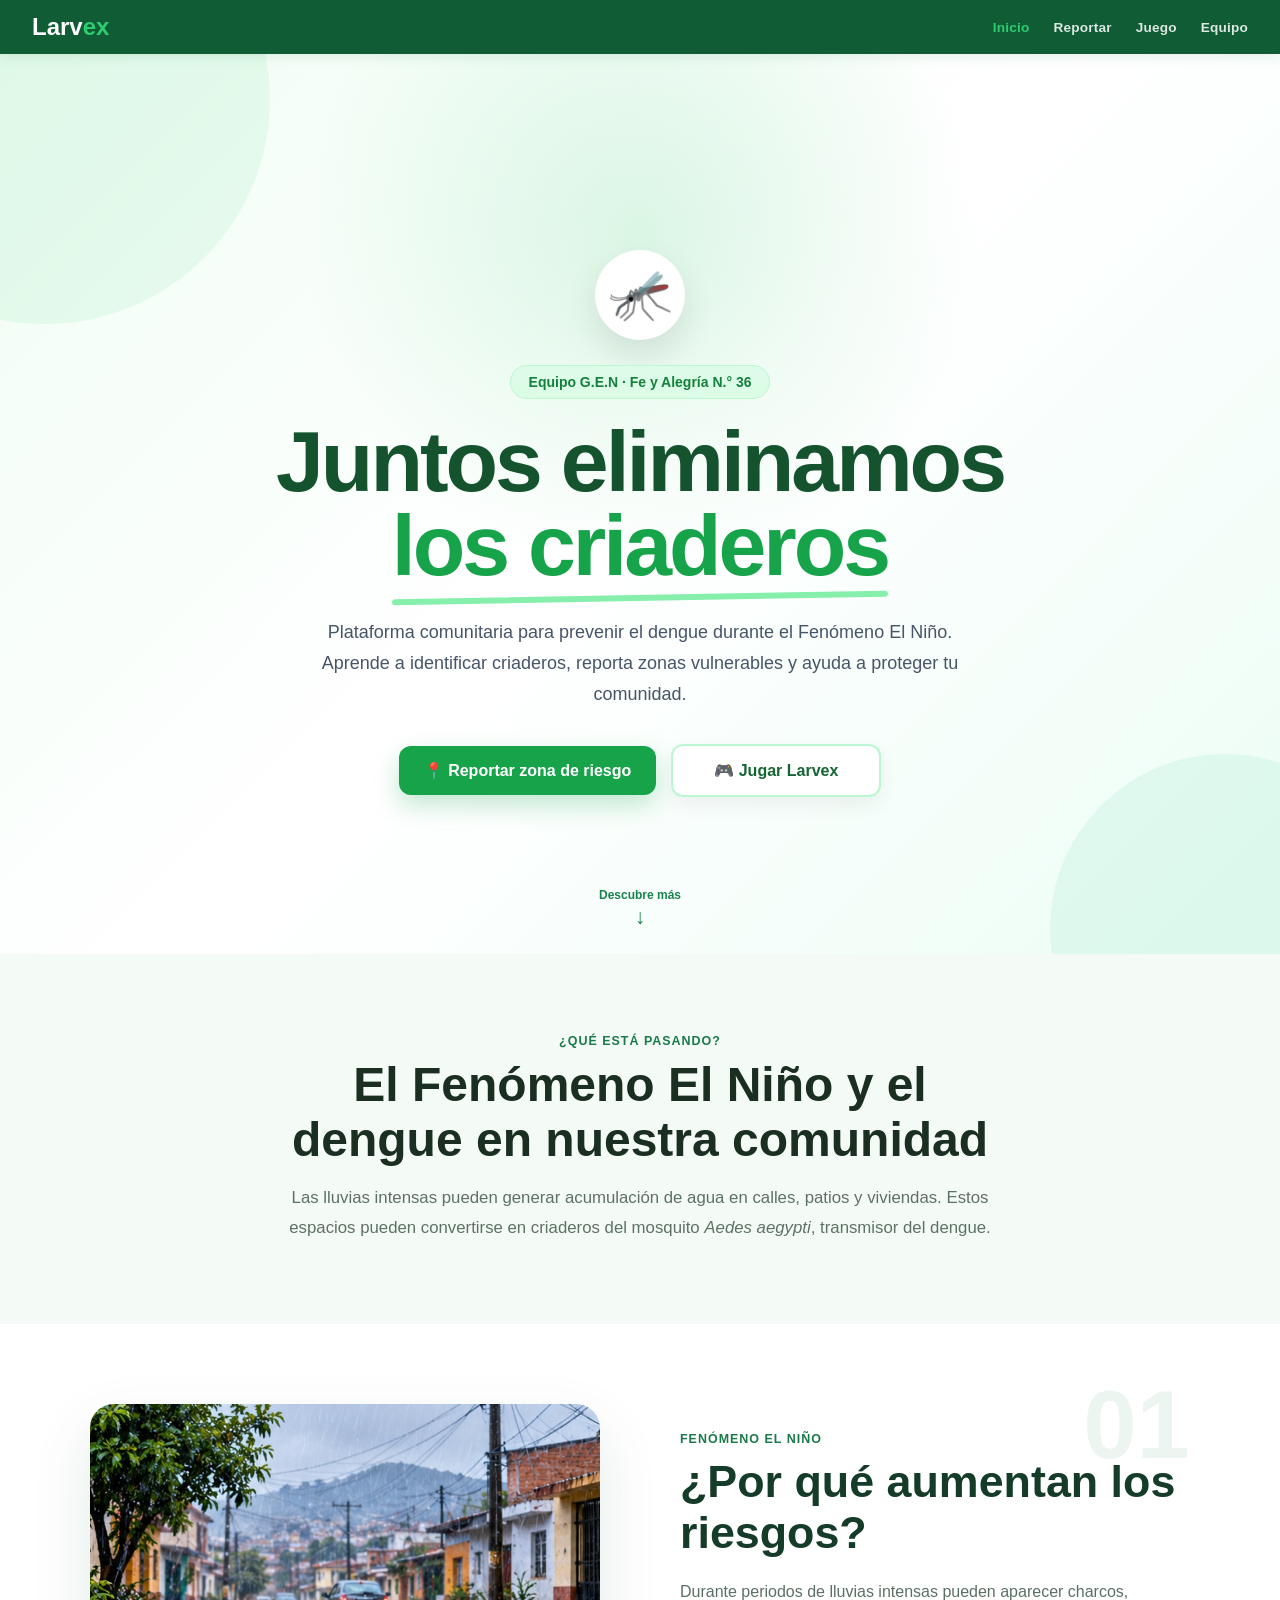
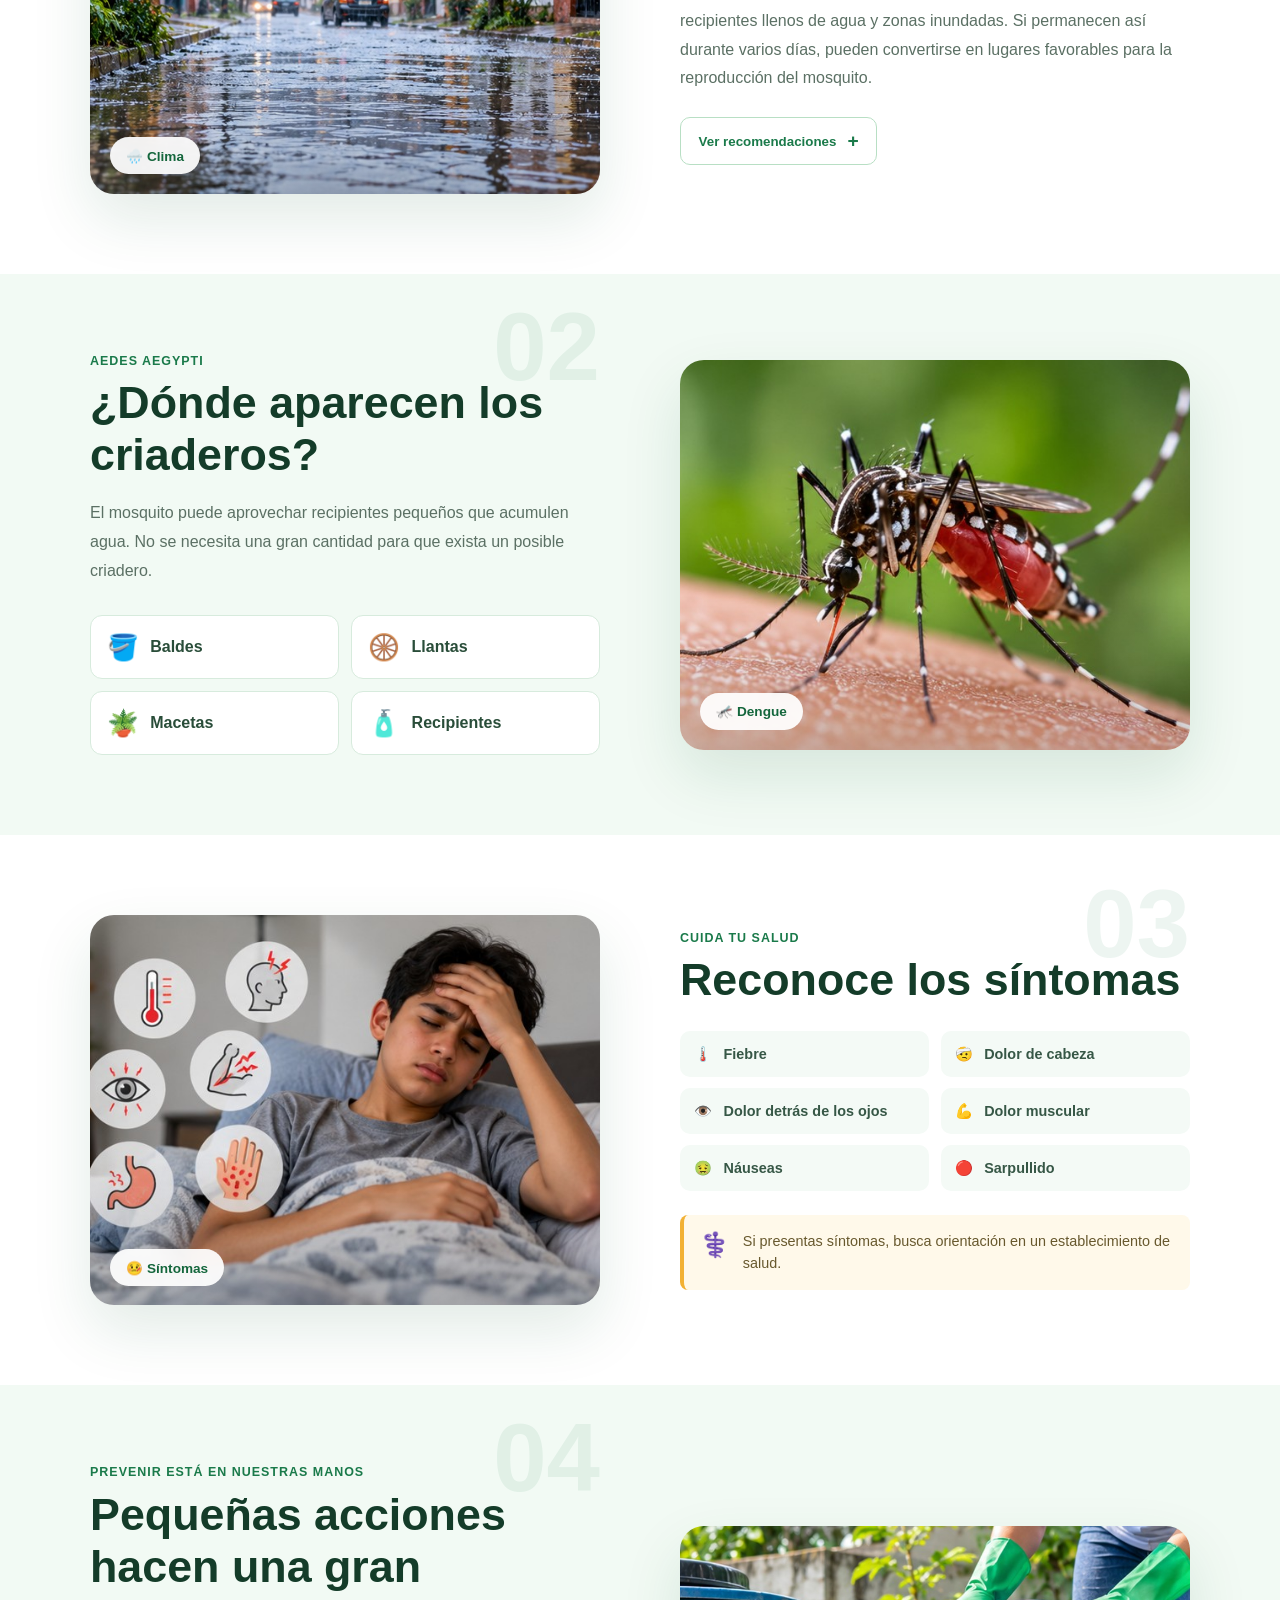
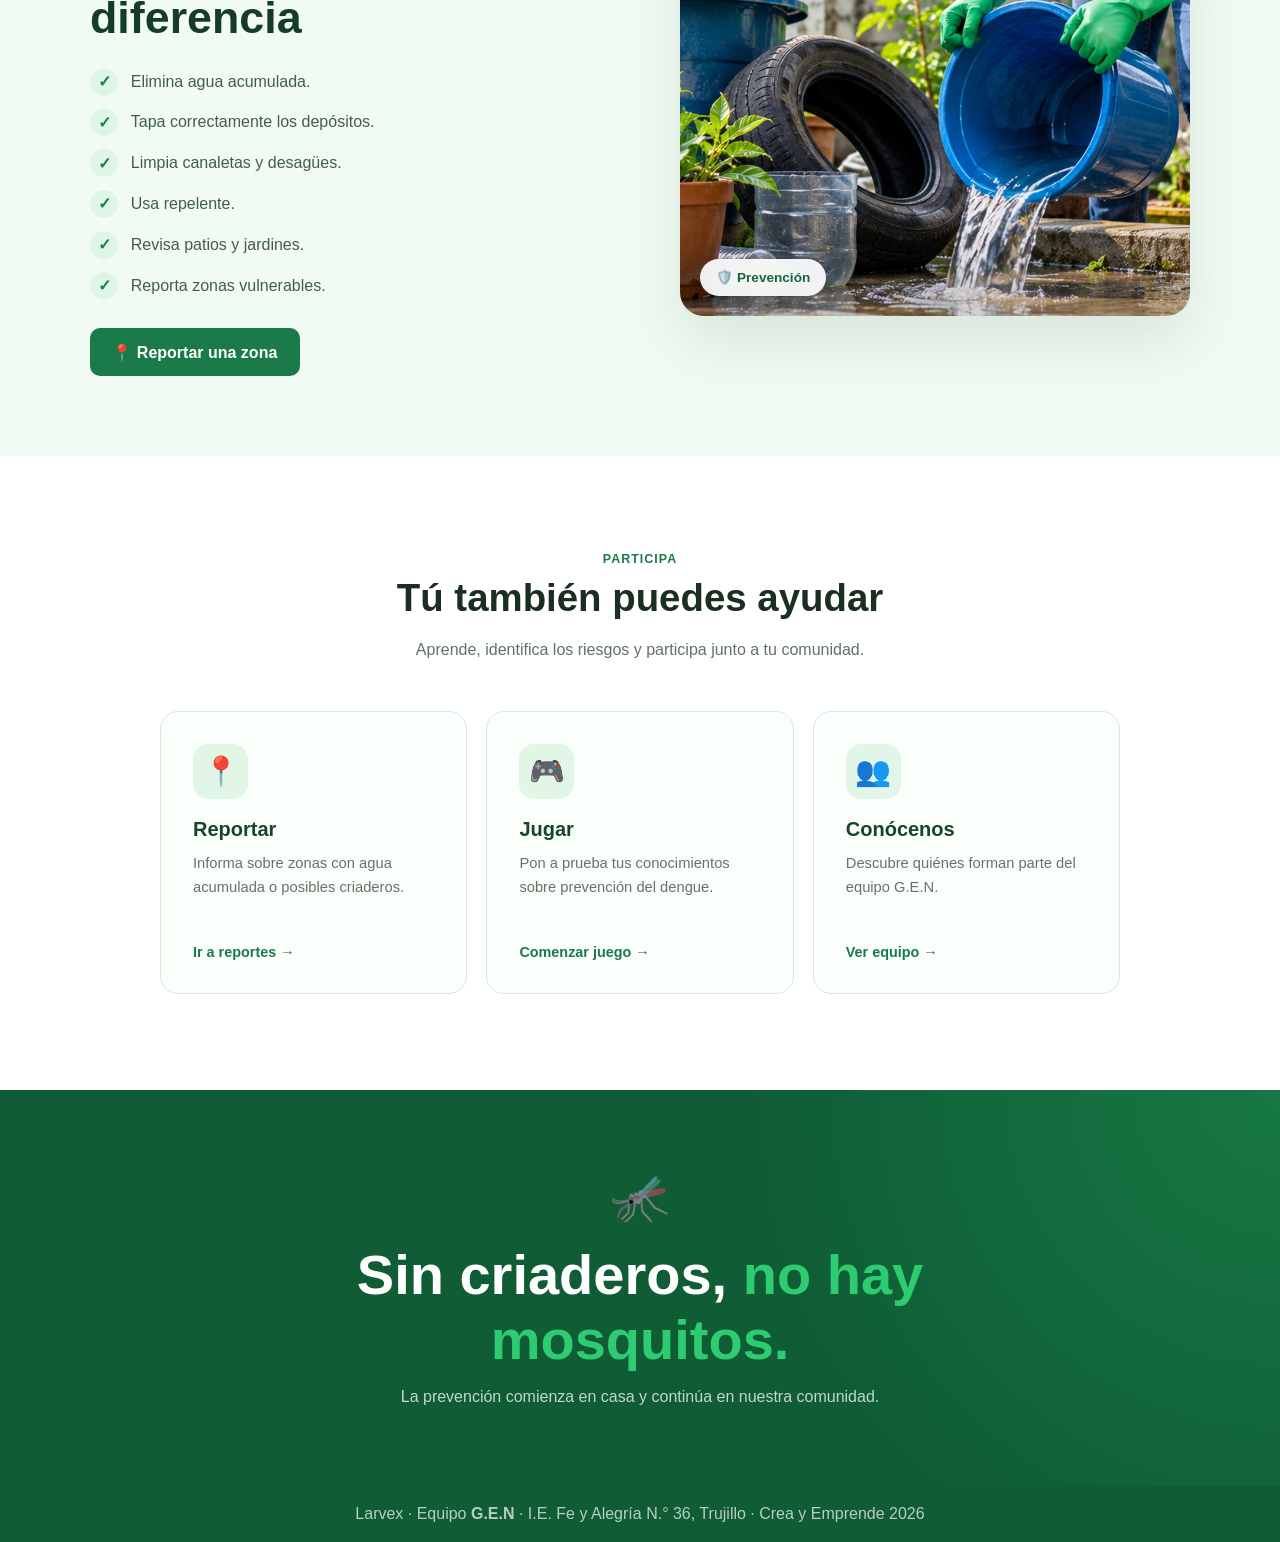
<file: index.html>
<!DOCTYPE html>
<html lang="es">

<head>

    <meta charset="UTF-8">

    <meta
        name="viewport"
        content="width=device-width, initial-scale=1.0"
    >

    <title>
        Larvex — Prevención del Dengue
    </title>

    <!-- ICONO DE LA PESTAÑA -->
    <link
        rel="icon"
        type="image/png"
        href="img/favicon.png"
    >

    <link
        rel="stylesheet"
        href="css/estilos.css"
    >

</head>

<body>

<!-- =====================================================
     NAVEGACIÓN
===================================================== -->

<nav>

    <div class="logo">
        Larv<span>ex</span>
    </div>

    <ul class="nav-links">

        <li>
            <a href="index.html" class="active">
                Inicio
            </a>
        </li>

        <li>
            <a href="reportar.html">
                Reportar
            </a>
        </li>

        <li>
            <a href="juego.html">
                Juego
            </a>
        </li>

        <li>
            <a href="equipo.html">
                Equipo
            </a>
        </li>

    </ul>

</nav>


<!-- =====================================================
     HERO
===================================================== -->

<section class="hero">

    <div class="mosquito-icon">
        🦟
    </div>

    <div class="hero-badge">
        Equipo G.E.N · Fe y Alegría N.° 36
    </div>

    <h1>
        Juntos eliminamos
        <br>
        <em>los criaderos</em>
    </h1>

    <p>
        Plataforma comunitaria para prevenir el dengue durante
        el Fenómeno El Niño. Aprende a identificar criaderos,
        reporta zonas vulnerables y ayuda a proteger tu comunidad.
    </p>

    <div class="hero-btns">

        <a
            href="reportar.html"
            class="btn btn-primary"
        >
            📍 Reportar zona de riesgo
        </a>

        <a
            href="juego.html"
            class="btn btn-secondary"
        >
            🎮 Jugar Larvex
        </a>

    </div>


    <a
        href="#informacion"
        class="scroll-indicator"
        aria-label="Ver más información"
    >
        <span>Descubre más</span>
        <div>↓</div>
    </a>

</section>


<!-- =====================================================
     INTRODUCCIÓN
===================================================== -->

<section
    class="inicio-intro"
    id="informacion"
>

    <div class="inicio-intro-container reveal">

        <p class="section-label">
            ¿Qué está pasando?
        </p>

        <h2>
            El Fenómeno El Niño y el dengue
            en nuestra comunidad
        </h2>

        <p>
            Las lluvias intensas pueden generar acumulación de
            agua en calles, patios y viviendas. Estos espacios
            pueden convertirse en criaderos del mosquito
            <em>Aedes aegypti</em>, transmisor del dengue.
        </p>

    </div>

</section>


<!-- =====================================================
     FILA 1
===================================================== -->

<section class="info-row-section">

    <div class="info-row reveal">

        <div class="info-row-image">

            <img
                src="img/fenomeno-nino.jpg"
                alt="Lluvias ocasionadas por el Fenómeno El Niño"
            >

            <div class="image-badge">
                🌧️ Clima
            </div>

        </div>


        <div class="info-row-content">

            <span class="info-number">
                01
            </span>

            <p class="section-label">
                Fenómeno El Niño
            </p>

            <h2>
                ¿Por qué aumentan los riesgos?
            </h2>

            <p>
                Durante periodos de lluvias intensas pueden aparecer
                charcos, recipientes llenos de agua y zonas inundadas.
                Si permanecen así durante varios días, pueden
                convertirse en lugares favorables para la reproducción
                del mosquito.
            </p>

            <button
                class="info-more-btn"
                onclick="toggleInfo(this)"
            >
                Ver recomendaciones
                <span>+</span>
            </button>

            <div class="info-extra">

                <ul>
                    <li>
                        Revisa patios y techos después de una lluvia.
                    </li>

                    <li>
                        Vacía recipientes que hayan acumulado agua.
                    </li>

                    <li>
                        Mantén limpios desagües y canaletas.
                    </li>
                </ul>

            </div>

        </div>

    </div>

</section>


<!-- =====================================================
     FILA 2
===================================================== -->

<section class="info-row-section alternate-bg">

    <div class="info-row info-row-reverse reveal">

        <div class="info-row-image">

            <img
                src="img/mosquito-aedes.jpg"
                alt="Mosquito Aedes aegypti"
            >

            <div class="image-badge">
                🦟 Dengue
            </div>

        </div>


        <div class="info-row-content">

            <span class="info-number">
                02
            </span>

            <p class="section-label">
                Aedes aegypti
            </p>

            <h2>
                ¿Dónde aparecen los criaderos?
            </h2>

            <p>
                El mosquito puede aprovechar recipientes pequeños
                que acumulen agua. No se necesita una gran cantidad
                para que exista un posible criadero.
            </p>


            <div class="mini-grid">

                <div class="mini-card">
                    <span>🪣</span>
                    <strong>Baldes</strong>
                </div>

                <div class="mini-card">
                    <span>🛞</span>
                    <strong>Llantas</strong>
                </div>

                <div class="mini-card">
                    <span>🪴</span>
                    <strong>Macetas</strong>
                </div>

                <div class="mini-card">
                    <span>🧴</span>
                    <strong>Recipientes</strong>
                </div>

            </div>

        </div>

    </div>

</section>


<!-- =====================================================
     FILA 3
===================================================== -->

<section class="info-row-section">

    <div class="info-row reveal">

        <div class="info-row-image">

            <img
                src="img/sintomas-dengue.jpg"
                alt="Persona con síntomas de dengue"
            >

            <div class="image-badge">
                🤒 Síntomas
            </div>

        </div>


        <div class="info-row-content">

            <span class="info-number">
                03
            </span>

            <p class="section-label">
                Cuida tu salud
            </p>

            <h2>
                Reconoce los síntomas
            </h2>


            <div class="symptoms-grid">

                <div class="symptom">
                    🌡️
                    <span>
                        Fiebre
                    </span>
                </div>

                <div class="symptom">
                    🤕
                    <span>
                        Dolor de cabeza
                    </span>
                </div>

                <div class="symptom">
                    👁️
                    <span>
                        Dolor detrás de los ojos
                    </span>
                </div>

                <div class="symptom">
                    💪
                    <span>
                        Dolor muscular
                    </span>
                </div>

                <div class="symptom">
                    🤢
                    <span>
                        Náuseas
                    </span>
                </div>

                <div class="symptom">
                    🔴
                    <span>
                        Sarpullido
                    </span>
                </div>

            </div>


            <div class="health-alert">

                <span>
                    ⚕️
                </span>

                <p>
                    Si presentas síntomas, busca orientación
                    en un establecimiento de salud.
                </p>

            </div>

        </div>

    </div>

</section>


<!-- =====================================================
     FILA 4
===================================================== -->

<section class="info-row-section alternate-bg">

    <div class="info-row info-row-reverse reveal">

        <div class="info-row-image">

            <img
                src="img/prevencion-dengue.jpg"
                alt="Prevención contra el dengue"
            >

            <div class="image-badge">
                🛡️ Prevención
            </div>

        </div>


        <div class="info-row-content">

            <span class="info-number">
                04
            </span>

            <p class="section-label">
                Prevenir está en nuestras manos
            </p>

            <h2>
                Pequeñas acciones hacen
                una gran diferencia
            </h2>


            <div class="check-list">

                <div>
                    <span>✓</span>
                    Elimina agua acumulada.
                </div>

                <div>
                    <span>✓</span>
                    Tapa correctamente los depósitos.
                </div>

                <div>
                    <span>✓</span>
                    Limpia canaletas y desagües.
                </div>

                <div>
                    <span>✓</span>
                    Usa repelente.
                </div>

                <div>
                    <span>✓</span>
                    Revisa patios y jardines.
                </div>

                <div>
                    <span>✓</span>
                    Reporta zonas vulnerables.
                </div>

            </div>


            <a
                href="reportar.html"
                class="btn-info-action"
            >
                📍 Reportar una zona
            </a>

        </div>

    </div>

</section>


<!-- =====================================================
     ACCIONES LARVEX
===================================================== -->

<section class="actions-section">

    <div class="container">

        <div class="actions-header reveal">

            <p class="section-label">
                Participa
            </p>

            <h2>
                Tú también puedes ayudar
            </h2>

            <p>
                Aprende, identifica los riesgos y participa
                junto a tu comunidad.
            </p>

        </div>


        <div class="actions-grid">

            <a
                href="reportar.html"
                class="action-card reveal"
            >

                <div class="action-icon">
                    📍
                </div>

                <h3>
                    Reportar
                </h3>

                <p>
                    Informa sobre zonas con agua acumulada
                    o posibles criaderos.
                </p>

                <span>
                    Ir a reportes →
                </span>

            </a>


            <a
                href="juego.html"
                class="action-card reveal"
            >

                <div class="action-icon">
                    🎮
                </div>

                <h3>
                    Jugar
                </h3>

                <p>
                    Pon a prueba tus conocimientos sobre
                    prevención del dengue.
                </p>

                <span>
                    Comenzar juego →
                </span>

            </a>


            <a
                href="equipo.html"
                class="action-card reveal"
            >

                <div class="action-icon">
                    👥
                </div>

                <h3>
                    Conócenos
                </h3>

                <p>
                    Descubre quiénes forman parte del
                    equipo G.E.N.
                </p>

                <span>
                    Ver equipo →
                </span>

            </a>

        </div>

    </div>

</section>


<!-- =====================================================
     FRASE FINAL
===================================================== -->

<section class="final-banner">

    <div class="reveal">

        <span>
            🦟
        </span>

        <h2>
            Sin criaderos,
            <strong>no hay mosquitos.</strong>
        </h2>

        <p>
            La prevención comienza en casa y continúa
            en nuestra comunidad.
        </p>

    </div>

</section>


<!-- =====================================================
     FOOTER
===================================================== -->

<footer>

    <p>
        Larvex · Equipo <strong>G.E.N</strong> ·
        I.E. Fe y Alegría N.° 36, Trujillo ·
        Crea y Emprende 2026
    </p>

</footer>


<script src="js/script.js"></script>

</body>

</html>
</file>
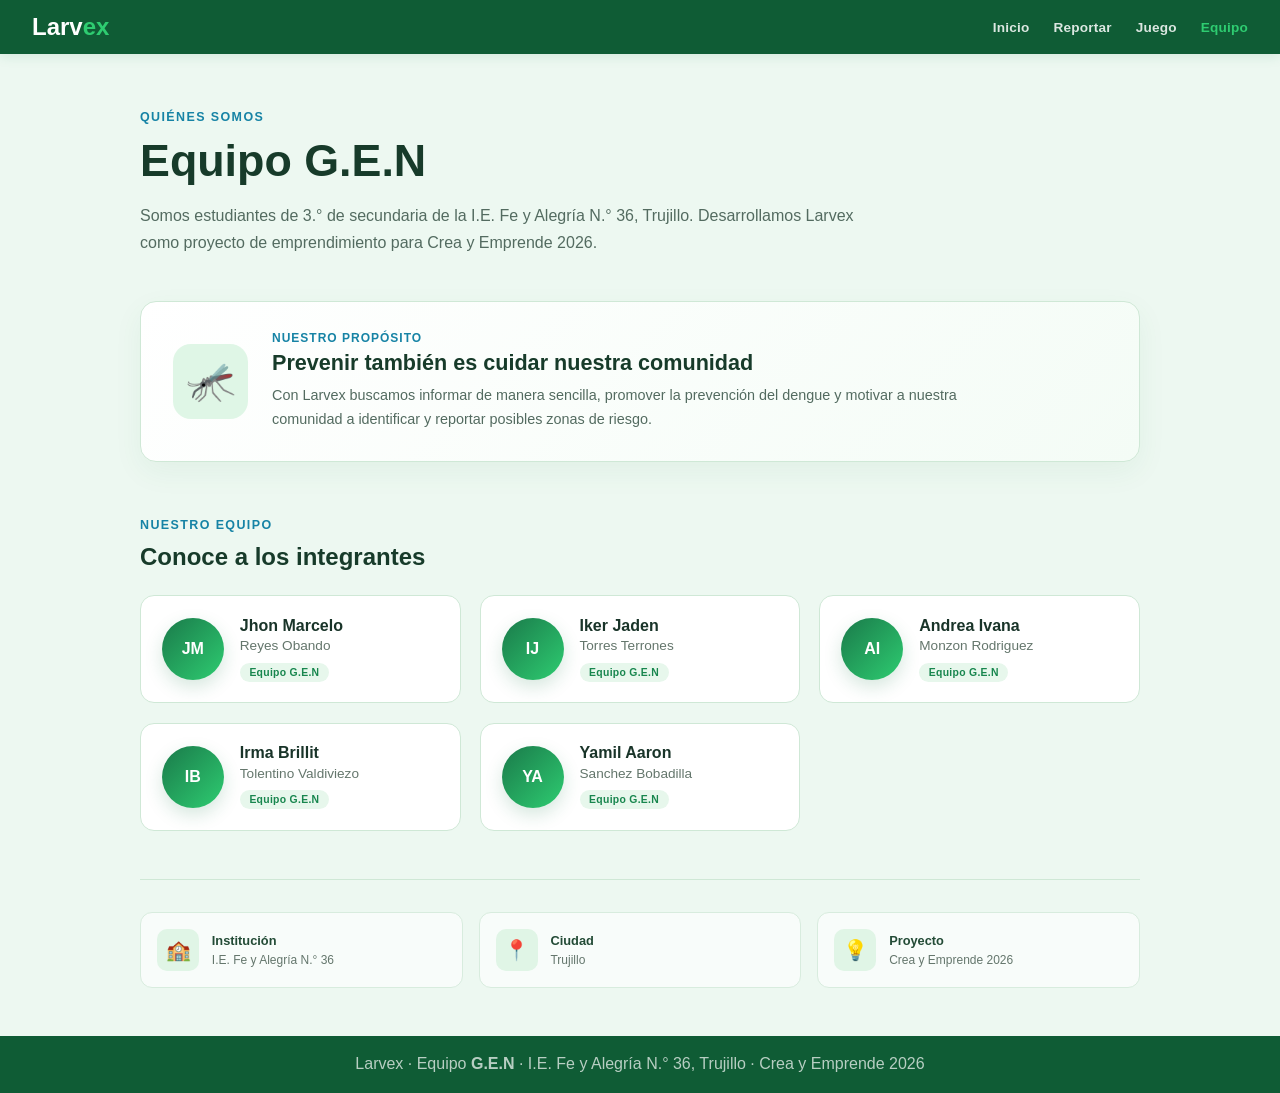
<file: equipo.html>
<!DOCTYPE html>
<html lang="es">

<head>

    <meta charset="UTF-8">

    <meta
        name="viewport"
        content="width=device-width, initial-scale=1.0"
    >

    <title>
        Larvex — Equipo
    </title>

    <!-- ICONO DE LA PESTAÑA -->
    <link
        rel="icon"
        type="image/png"
        href="img/favicon.png"
    >

    <link
        rel="stylesheet"
        href="css/estilos.css"
    >

</head>

<body class="pagina-equipo">

<!-- =====================================================
     NAVEGACIÓN
===================================================== -->

<nav>

    <div class="logo">
        Larv<span>ex</span>
    </div>

    <ul class="nav-links">

        <li>
            <a href="index.html">
                Inicio
            </a>
        </li>

        <li>
            <a href="reportar.html">
                Reportar
            </a>
        </li>

        <li>
            <a href="juego.html">
                Juego
            </a>
        </li>

        <li>
            <a href="equipo.html" class="active">
                Equipo
            </a>
        </li>

    </ul>

</nav>


<!-- =====================================================
     EQUIPO
===================================================== -->

<main id="equipo">

    <div class="container">

        <!-- CABECERA -->

        <div class="equipo-header">

            <p class="section-label">
                Quiénes somos
            </p>

            <h2>
                Equipo G.E.N
            </h2>

            <p class="lead">
                Somos estudiantes de 3.° de secundaria de la
                I.E. Fe y Alegría N.° 36, Trujillo.
                Desarrollamos Larvex como proyecto de emprendimiento
                para Crea y Emprende 2026.
            </p>

        </div>


        <!-- PRESENTACIÓN -->

        <div class="equipo-presentacion">

            <div class="equipo-presentacion-icon">
                🦟
            </div>

            <div>

                <span>
                    Nuestro propósito
                </span>

                <h3>
                    Prevenir también es cuidar nuestra comunidad
                </h3>

                <p>
                    Con Larvex buscamos informar de manera sencilla,
                    promover la prevención del dengue y motivar a
                    nuestra comunidad a identificar y reportar
                    posibles zonas de riesgo.
                </p>

            </div>

        </div>


        <!-- INTEGRANTES -->

        <div class="integrantes-header">

            <p class="section-label">
                Nuestro equipo
            </p>

            <h3>
                Conoce a los integrantes
            </h3>

        </div>


        <div class="equipo-grid">


            <!-- INTEGRANTE 1 -->

            <article class="miembro">

                <div class="avatar">
                    JM
                </div>

                <div class="miembro-info">

                    <h4>
                        Jhon Marcelo
                    </h4>

                    <p>
                        Reyes Obando
                    </p>

                    <span class="miembro-tag">
                        Equipo G.E.N
                    </span>

                </div>

            </article>


            <!-- INTEGRANTE 2 -->

            <article class="miembro">

                <div class="avatar">
                    IJ
                </div>

                <div class="miembro-info">

                    <h4>
                        Iker Jaden
                    </h4>

                    <p>
                        Torres Terrones
                    </p>

                    <span class="miembro-tag">
                        Equipo G.E.N
                    </span>

                </div>

            </article>


            <!-- INTEGRANTE 3 -->

            <article class="miembro">

                <div class="avatar">
                    AI
                </div>

                <div class="miembro-info">

                    <h4>
                        Andrea Ivana
                    </h4>

                    <p>
                        Monzon Rodriguez
                    </p>

                    <span class="miembro-tag">
                        Equipo G.E.N
                    </span>

                </div>

            </article>


            <!-- INTEGRANTE 4 -->

            <article class="miembro">

                <div class="avatar">
                    IB
                </div>

                <div class="miembro-info">

                    <h4>
                        Irma Brillit
                    </h4>

                    <p>
                        Tolentino Valdiviezo
                    </p>

                    <span class="miembro-tag">
                        Equipo G.E.N
                    </span>

                </div>

            </article>


            <!-- INTEGRANTE 5 -->

            <article class="miembro">

                <div class="avatar">
                    YA
                </div>

                <div class="miembro-info">

                    <h4>
                        Yamil Aaron
                    </h4>

                    <p>
                        Sanchez Bobadilla
                    </p>

                    <span class="miembro-tag">
                        Equipo G.E.N
                    </span>

                </div>

            </article>


        </div>


        <!-- PROYECTO -->

        <div class="proyecto-equipo">

            <div class="proyecto-item">

                <div class="proyecto-icon">
                    🏫
                </div>

                <div>
                    <strong>
                        Institución
                    </strong>

                    <span>
                        I.E. Fe y Alegría N.° 36
                    </span>
                </div>

            </div>


            <div class="proyecto-item">

                <div class="proyecto-icon">
                    📍
                </div>

                <div>
                    <strong>
                        Ciudad
                    </strong>

                    <span>
                        Trujillo
                    </span>
                </div>

            </div>


            <div class="proyecto-item">

                <div class="proyecto-icon">
                    💡
                </div>

                <div>
                    <strong>
                        Proyecto
                    </strong>

                    <span>
                        Crea y Emprende 2026
                    </span>
                </div>

            </div>

        </div>

    </div>

</main>


<!-- =====================================================
     FOOTER
===================================================== -->

<footer>

    <p>
        Larvex · Equipo <strong>G.E.N</strong> ·
        I.E. Fe y Alegría N.° 36, Trujillo ·
        Crea y Emprende 2026
    </p>

</footer>


<script src="js/script.js"></script>

</body>

</html>
</file>
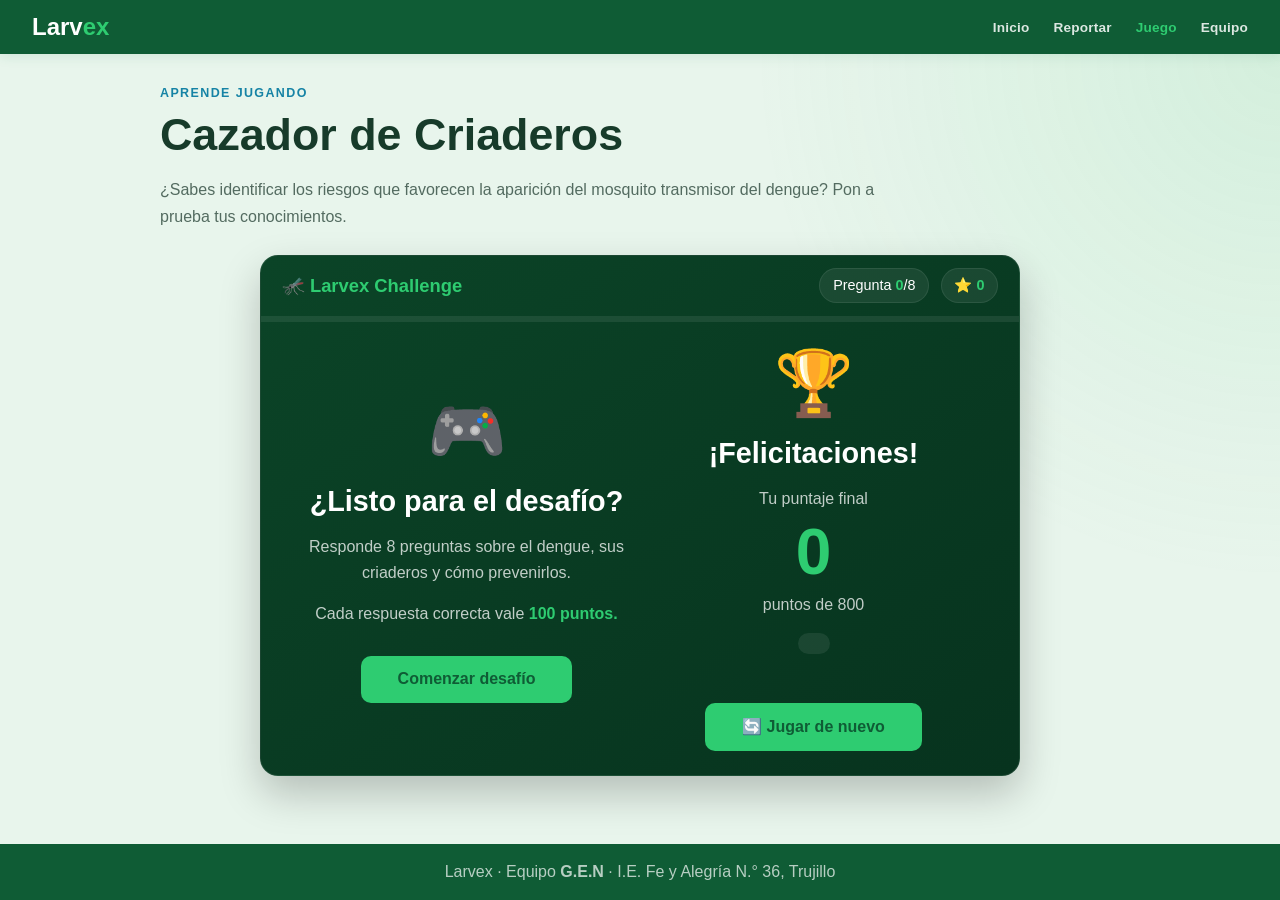
<file: juego.html>
<!DOCTYPE html>
<html lang="es">

<head>

    <meta charset="UTF-8">

    <meta
        name="viewport"
        content="width=device-width, initial-scale=1.0"
    >

    <title>
        Larvex — Juego
    </title>

    <!-- ICONO DE LA PESTAÑA -->
    <link
        rel="icon"
        type="image/png"
        href="img/favicon.png"
    >

    <link
        rel="stylesheet"
        href="css/estilos.css"
    >

</head>

<body>

<nav>
    <div class="logo">Larv<span>ex</span></div>

    <ul class="nav-links">
        <li><a href="index.html">Inicio</a></li>
        <li><a href="reportar.html">Reportar</a></li>
        <li><a href="juego.html" class="active">Juego</a></li>
        <li><a href="equipo.html">Equipo</a></li>
    </ul>
</nav>


<section id="juego">

    <div class="container">

        <p class="section-label">
            Aprende jugando
        </p>

        <h2>
            Cazador de Criaderos
        </h2>

        <p class="lead">
            ¿Sabes identificar los riesgos que favorecen la aparición del mosquito
            transmisor del dengue? Pon a prueba tus conocimientos.
        </p>


        <div class="game-container">

            <!-- ENCABEZADO -->

            <div class="game-header">

                <div class="game-title">
                    🦟 Larvex Challenge
                </div>

                <div class="game-stats">

                    <div class="stat">
                        Pregunta
                        <span id="num-pregunta">0</span>/8
                    </div>

                    <div class="stat">
                        ⭐
                        <span id="puntos">0</span>
                    </div>

                </div>

            </div>


            <!-- BARRA DE PROGRESO -->

            <div class="progress-container">
                <div
                    class="progress-bar"
                    id="progress-bar"
                ></div>
            </div>


            <div class="game-screen">

                <!-- INTRO -->

                <div
                    class="game-intro"
                    id="game-intro"
                >

                    <div class="game-emoji">
                        🎮
                    </div>

                    <h3>
                        ¿Listo para el desafío?
                    </h3>

                    <p>
                        Responde 8 preguntas sobre el dengue,
                        sus criaderos y cómo prevenirlos.
                    </p>

                    <p class="game-rule">
                        Cada respuesta correcta vale
                        <strong>100 puntos.</strong>
                    </p>

                    <button
                        class="btn-game"
                        onclick="iniciarJuego()"
                    >
                        Comenzar desafío
                    </button>

                </div>


                <!-- JUEGO -->

                <div
                    class="game-play"
                    id="game-play"
                >

                    <div class="question-number" id="question-label">
                        Pregunta 1
                    </div>

                    <div
                        class="game-pregunta"
                        id="pregunta-texto"
                    ></div>


                    <div
                        class="game-opciones"
                        id="opciones-container"
                    ></div>


                    <div
                        class="feedback"
                        id="feedback"
                    ></div>


                    <button
                        class="btn-next"
                        id="btn-next"
                        onclick="siguientePregunta()"
                    >
                        Siguiente →
                    </button>

                </div>


                <!-- FIN -->

                <div
                    class="game-fin"
                    id="game-fin"
                >

                    <div
                        class="game-emoji"
                        id="emoji-fin"
                    >
                        🏆
                    </div>

                    <h3 id="titulo-fin">
                        ¡Felicitaciones!
                    </h3>


                    <p class="resultado-label">
                        Tu puntaje final
                    </p>

                    <div
                        class="puntaje-final"
                        id="puntaje-fin"
                    >
                        0
                    </div>

                    <p>
                        puntos de 800
                    </p>


                    <div
                        class="resultado-correctas"
                        id="resultado-correctas"
                    ></div>


                    <p
                        class="comentario-fin"
                        id="comentario-fin"
                    ></p>


                    <button
                        class="btn-game"
                        onclick="reiniciarJuego()"
                    >
                        🔄 Jugar de nuevo
                    </button>

                </div>

            </div>

        </div>

    </div>

</section>


<footer>
    <p>
        Larvex · Equipo <strong>G.E.N</strong> ·
        I.E. Fe y Alegría N.° 36, Trujillo
    </p>
</footer>


<script src="js/script.js"></script>

</body>

</html>
</file>
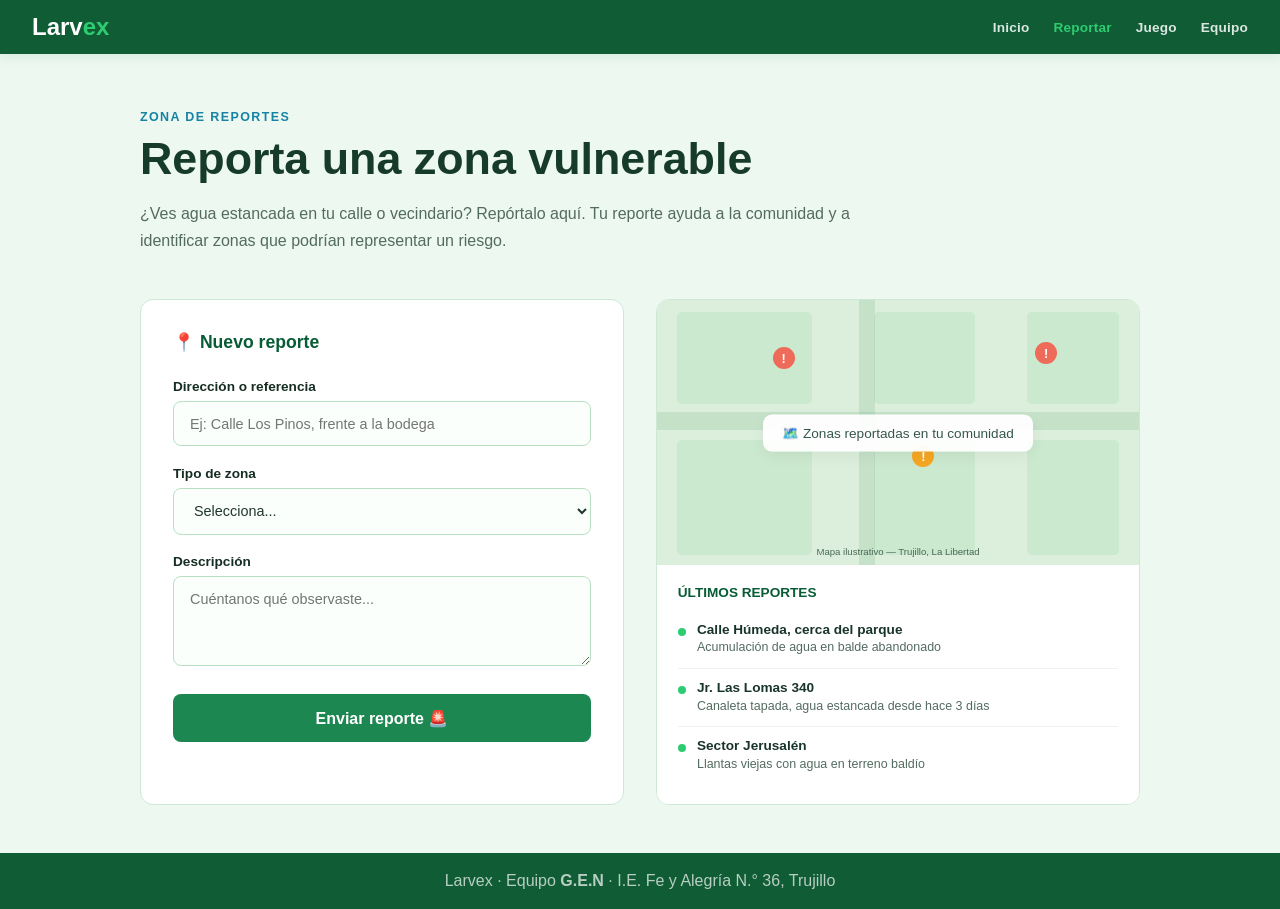
<file: reportar.html>
<!DOCTYPE html>
<html lang="es">

<head>

    <meta charset="UTF-8">

    <meta
        name="viewport"
        content="width=device-width, initial-scale=1.0"
    >

    <title>
        Larvex — Reportar
    </title>

    <!-- ICONO DE LA PESTAÑA -->
    <link
        rel="icon"
        type="image/png"
        href="img/favicon.png"
    >

    <link
        rel="stylesheet"
        href="css/estilos.css"
    >

</head>

<body class="pagina-reportar">

<nav>

    <div class="logo">
        Larv<span>ex</span>
    </div>

    <ul class="nav-links">
        <li><a href="index.html">Inicio</a></li>
        <li><a href="reportar.html" class="active">Reportar</a></li>
        <li><a href="juego.html">Juego</a></li>
        <li><a href="equipo.html">Equipo</a></li>
    </ul>

</nav>


<main id="mapa">

    <div class="container">

        <!-- CABECERA -->

        <div class="reporte-header">

            <p class="section-label">
                Zona de reportes
            </p>

            <h2>
                Reporta una zona vulnerable
            </h2>

            <p class="lead">
                ¿Ves agua estancada en tu calle o vecindario?
                Repórtalo aquí. Tu reporte ayuda a la comunidad
                y a identificar zonas que podrían representar un riesgo.
            </p>

        </div>


        <!-- CONTENIDO -->

        <div class="mapa-wrapper">


            <!-- =========================
                 FORMULARIO
            ========================== -->

            <div class="form-panel">

                <h3 class="panel-title">
                    📍 Nuevo reporte
                </h3>


                <div class="form-group">

                    <label for="dir">
                        Dirección o referencia
                    </label>

                    <input
                        type="text"
                        id="dir"
                        placeholder="Ej: Calle Los Pinos, frente a la bodega"
                    >

                </div>


                <div class="form-group">

                    <label for="tipo">
                        Tipo de zona
                    </label>

                    <select id="tipo">

                        <option value="">
                            Selecciona...
                        </option>

                        <option value="inundada">
                            Calle o pista inundada
                        </option>

                        <option value="recipientes">
                            Patio o vivienda con recipientes
                        </option>

                        <option value="parque">
                            Parque o área verde
                        </option>

                        <option value="desague">
                            Canaleta o desagüe tapado
                        </option>

                        <option value="otro">
                            Otro
                        </option>

                    </select>

                </div>


                <div class="form-group">

                    <label for="desc">
                        Descripción
                    </label>

                    <textarea
                        id="desc"
                        placeholder="Cuéntanos qué observaste..."
                    ></textarea>

                </div>


                <button
                    class="btn-submit"
                    onclick="enviarReporte()"
                >
                    Enviar reporte 🚨
                </button>


                <div
                    class="success-msg"
                    id="success-msg"
                >
                    ✅ ¡Reporte enviado correctamente!
                </div>

            </div>


            <!-- =========================
                 MAPA / REPORTES
            ========================== -->

            <div class="map-panel">


                <!-- MAPA ILUSTRATIVO -->

                <div class="map-visual">

                    <div class="map-block map-block-1"></div>
                    <div class="map-block map-block-2"></div>
                    <div class="map-block map-block-3"></div>

                    <div class="map-block map-block-4"></div>
                    <div class="map-block map-block-5"></div>
                    <div class="map-block map-block-6"></div>

                    <div class="map-road horizontal-road"></div>
                    <div class="map-road vertical-road"></div>


                    <!-- MARCADORES -->

                    <div class="map-marker marker-1">
                        !
                    </div>

                    <div class="map-marker marker-2">
                        !
                    </div>

                    <div class="map-marker marker-3">
                        !
                    </div>


                    <div class="map-label">
                        🗺️ Zonas reportadas en tu comunidad
                    </div>


                    <span class="map-caption">
                        Mapa ilustrativo — Trujillo, La Libertad
                    </span>

                </div>


                <!-- ÚLTIMOS REPORTES -->

                <div class="reportes-list">

                    <h4>
                        Últimos reportes
                    </h4>


                    <div id="lista-reportes">


                        <div class="reporte-item">

                            <div class="reporte-dot"></div>

                            <div class="reporte-text">

                                <strong>
                                    Calle Húmeda, cerca del parque
                                </strong>

                                <span>
                                    Acumulación de agua en balde abandonado
                                </span>

                            </div>

                        </div>


                        <div class="reporte-item">

                            <div class="reporte-dot"></div>

                            <div class="reporte-text">

                                <strong>
                                    Jr. Las Lomas 340
                                </strong>

                                <span>
                                    Canaleta tapada, agua estancada desde hace 3 días
                                </span>

                            </div>

                        </div>


                        <div class="reporte-item">

                            <div class="reporte-dot"></div>

                            <div class="reporte-text">

                                <strong>
                                    Sector Jerusalén
                                </strong>

                                <span>
                                    Llantas viejas con agua en terreno baldío
                                </span>

                            </div>

                        </div>


                    </div>

                </div>


            </div>

        </div>

    </div>

</main>


<footer>

    <p>
        Larvex · Equipo <strong>G.E.N</strong> ·
        I.E. Fe y Alegría N.° 36, Trujillo
    </p>

</footer>


<script src="js/script.js"></script>

</body>

</html>
</file>
<file: css/estilos.css>
/* =========================================================
   VARIABLES
========================================================= */

:root {
    --verde: #1a7a4a;
    --verde-claro: #2ecc71;
    --verde-oscuro: #0f5c35;
    --verde-juego: #e8f5ec;

    --blanco: #f8fef9;
    --gris: #e8f5ec;

    --texto: #1a2e22;
    --acento: #27ae60;

    --sombra: rgba(26, 122, 74, 0.13);
}


/* =========================================================
   RESET
========================================================= */

*,
*::before,
*::after {
    box-sizing: border-box;
    margin: 0;
    padding: 0;
}


html {
    scroll-behavior: smooth;
}


body {
    min-height: 100dvh;

    display: flex;
    flex-direction: column;

    font-family:
        Arial,
        Helvetica,
        sans-serif;

    background: var(--blanco);

    color: var(--texto);
}


/* =========================================================
   NAVEGACIÓN
========================================================= */

nav {
    position: sticky;

    top: 0;

    z-index: 100;

    display: flex;

    align-items: center;

    justify-content: space-between;

    padding:
        0.8rem
        2rem;

    background:
        var(--verde-oscuro);

    box-shadow:
        0 2px 12px
        var(--sombra);
}


.logo {
    color: white;

    font-size:
        1.5rem;

    font-weight:
        800;
}


.logo span {
    color:
        var(--verde-claro);
}


.nav-links {
    display: flex;

    gap:
        1.5rem;

    list-style:
        none;
}


.nav-links a {
    color: rgba(255, 255, 255, 0.85);

    text-decoration: none;

    font-family: 'Poppins', sans-serif;

    font-size: 0.85rem;

    font-weight: 600;

    letter-spacing: 0.2px;

    transition:
        color 0.2s ease,
        transform 0.2s ease;
}


.nav-links a:hover,
.nav-links a.active {
    color: var(--verde-claro);
}


/* =========================================================
   CONFIGURACIÓN GENERAL
========================================================= */

section {
    padding:
        5rem
        1.5rem;
}


.container {
    width: 100%;

    max-width:
        960px;

    margin:
        0 auto;
}


.section-label {
    margin-bottom:
        0.6rem;

    color:
        var(--verde);

    font-size:
        0.78rem;

    font-weight:
        700;

    letter-spacing:
        1px;

    text-transform:
        uppercase;
}


h2 {
    margin-bottom:
        1rem;

    color:
        var(--texto);

    font-size:
        clamp(
            1.7rem,
            4vw,
            2.4rem
        );
}


.lead {
    max-width:
        660px;

    color:
        #4a6355;

    font-size:
        1.05rem;

    line-height:
        1.75;
}


/* =========================================================
   HERO / INICIO
========================================================= */

.hero {
    position:
        relative;

    min-height:
        100vh;

    width:
        100%;

    overflow:
        hidden;

    display:
        flex;

    flex-direction:
        column;

    align-items:
        center;

    justify-content:
        center;

    padding:
        120px
        20px
        80px;

    text-align:
        center;

    background:

        radial-gradient(
            circle at 50% 20%,
            rgba(34, 197, 94, 0.15),
            transparent 35%
        ),

        linear-gradient(
            135deg,
            #f0fdf4 0%,
            #ffffff 50%,
            #ecfdf5 100%
        );
}


.hero::before {
    content:
        "";

    position:
        absolute;

    width:
        450px;

    height:
        450px;

    top:
        -180px;

    left:
        -180px;

    border-radius:
        50%;

    background:
        rgba(34, 197, 94, 0.08);

    z-index:
        0;
}


.hero::after {
    content:
        "";

    position:
        absolute;

    width:
        350px;

    height:
        350px;

    bottom:
        -150px;

    right:
        -120px;

    border-radius:
        50%;

    background:
        rgba(16, 185, 129, 0.08);

    z-index:
        0;
}


/* MOSQUITO */

.mosquito-icon {
    position:
        relative;

    z-index:
        1;

    width:
        90px;

    height:
        90px;

    display:
        flex;

    align-items:
        center;

    justify-content:
        center;

    margin-bottom:
        25px;

    border-radius:
        50%;

    background:
        white;

    font-size:
        52px;

    box-shadow:
        0 15px 35px
        rgba(0, 0, 0, 0.10);

    animation:
        mosquitoFloat
        3s
        ease-in-out
        infinite;
}


@keyframes mosquitoFloat {

    0%,
    100% {
        transform:
            translateY(0);
    }

    50% {
        transform:
            translateY(-10px);
    }

}


/* BADGE */

.hero-badge {
    position:
        relative;

    z-index:
        1;

    display:
        inline-block;

    margin-bottom:
        20px;

    padding:
        8px
        18px;

    border:
        1px solid
        #bbf7d0;

    border-radius:
        50px;

    background:
        #dcfce7;

    color:
        #15803d;

    font-size:
        14px;

    font-weight:
        700;
}


/* TÍTULO */

.hero h1 {
    position:
        relative;

    z-index:
        1;

    max-width:
        900px;

    color:
        #14532d;

    font-size:
        clamp(
            48px,
            7vw,
            86px
        );

    font-weight:
        800;

    line-height:
        0.98;

    letter-spacing:
        -3px;
}


.hero h1 em {
    position:
        relative;

    color:
        #16a34a;

    font-style:
        normal;
}


.hero h1 em::after {
    content:
        "";

    position:
        absolute;

    left:
        0;

    bottom:
        -8px;

    width:
        100%;

    height:
        6px;

    border-radius:
        10px;

    background:
        #86efac;

    transform:
        rotate(-1deg);
}


/* TEXTO HERO */

.hero p {
    position:
        relative;

    z-index:
        1;

    max-width:
        680px;

    margin:
        30px auto 0;

    color:
        #475569;

    font-size:
        18px;

    line-height:
        1.7;
}


/* BOTONES HERO */

.hero-btns {
    position:
        relative;

    z-index:
        1;

    display:
        flex;

    align-items:
        center;

    justify-content:
        center;

    flex-wrap:
        wrap;

    gap:
        15px;

    margin-top:
        35px;
}


.btn {
    min-width:
        210px;

    display:
        inline-flex;

    align-items:
        center;

    justify-content:
        center;

    padding:
        15px
        25px;

    border-radius:
        12px;

    text-decoration:
        none;

    font-size:
        16px;

    font-weight:
        700;

    transition:
        transform 0.2s ease,
        box-shadow 0.2s ease,
        background 0.2s ease;
}


.btn:hover {
    transform:
        translateY(-3px);
}


.btn-primary {
    background:
        #16a34a;

    color:
        white;

    box-shadow:
        0 10px 25px
        rgba(22, 163, 74, 0.25);
}


.btn-primary:hover {
    background:
        #15803d;

    box-shadow:
        0 15px 30px
        rgba(22, 163, 74, 0.35);
}


.btn-secondary {
    border:
        2px solid
        #bbf7d0;

    background:
        white;

    color:
        #166534;

    box-shadow:
        0 8px 20px
        rgba(0, 0, 0, 0.06);
}


.btn-secondary:hover {
    border-color:
        #86efac;

    background:
        #f0fdf4;
}


/* =========================================================
   INFORMACIÓN
========================================================= */

.intro-section {
    padding:
        45px
        20px
        30px;

    background:
        #f7fafc;
}


.intro-container {
    width:
        100%;

    max-width:
        800px;

    margin:
        0 auto;

    text-align:
        left;
}


.intro-container h2,
.intro-container .lead {
    max-width:
        720px;
}


/* =========================================================
   CARRUSEL
========================================================= */

#info {
    padding:
        40px
        20px
        55px;

    background:
        #f7fafc;

    text-align:
        center;
}


.carousel {
    display:
        flex;

    align-items:
        center;

    justify-content:
        center;

    gap:
        12px;
}


.carousel-window {
    width:
        100%;

    max-width:
        650px;

    overflow:
        hidden;

    border-radius:
        18px;
}


.carousel-track {
    display:
        flex;

    transition:
        transform
        0.45s ease;
}


.info-card {
    flex:
        0 0 100%;

    min-height:
        275px;

    padding:
        30px
        38px;

    display:
        flex;

    flex-direction:
        column;

    align-items:
        center;

    justify-content:
        center;

    border:
        1px solid
        #e4edf2;

    border-radius:
        18px;

    background:
        white;

    box-shadow:
        0 8px 25px
        rgba(24, 58, 77, 0.08);
}


.info-card .icon {
    margin-bottom:
        0.8rem;

    font-size:
        2rem;
}


.info-card h3 {
    margin-bottom:
        10px;

    color:
        #17324d;
}


.info-card p {
    max-width:
        540px;

    color:
        #64727d;

    line-height:
        1.65;
}


.info-card ul {
    width:
        100%;

    max-width:
        430px;

    color:
        #64727d;

    line-height:
        1.55;

    text-align:
        left;
}


.carousel-btn {
    width:
        42px;

    height:
        42px;

    border:
        none;

    border-radius:
        50%;

    background:
        white;

    color:
        #1683a5;

    font-size:
        32px;

    cursor:
        pointer;

    box-shadow:
        0 4px 15px
        rgba(0, 0, 0, 0.10);
}


.carousel-btn:hover {
    background:
        #1683a5;

    color:
        white;
}


.carousel-dots {
    display:
        flex;

    justify-content:
        center;

    gap:
        7px;

    margin-top:
        17px;
}


.dot {
    width:
        8px;

    height:
        8px;

    padding:
        0;

    border:
        none;

    border-radius:
        50%;

    background:
        #c9d8df;
}


.dot.active {
    width:
        23px;

    background:
        #1683a5;
}


/* =========================================================
   PÁGINA REPORTAR
========================================================= */

.pagina-reportar {
    min-height:
        100dvh;

    display:
        flex;

    flex-direction:
        column;

    background:
        #edf8f1;
}


#mapa {
    flex:
        1;

    padding:
        3.5rem
        1.5rem
        3rem;

    background:
        #edf8f1;
}


#mapa .container {
    max-width:
        1000px;
}


/* CABECERA */

.reporte-header {
    margin-bottom:
        2.8rem;
}


#mapa .section-label {
    color:
        #1683a5;

    font-size:
        0.78rem;

    font-weight:
        800;

    letter-spacing:
        1.4px;

    text-transform:
        uppercase;
}


#mapa h2 {
    margin-bottom:
        1rem;

    color:
        #173b2a;

    font-size:
        clamp(
            2rem,
            4vw,
            2.8rem
        );

    font-weight:
        900;
}


#mapa .lead {
    max-width:
        720px;

    color:
        #536b60;

    font-size:
        1rem;

    line-height:
        1.7;
}


/* DOS COLUMNAS */

.mapa-wrapper {
    display:
        grid;

    grid-template-columns:
        repeat(
            2,
            minmax(0, 1fr)
        );

    gap:
        2rem;

    align-items:
        stretch;
}


/* PANELES */

.form-panel,
.map-panel {
    overflow:
        hidden;

    border:
        1px solid
        #cfe8d6;

    border-radius:
        13px;

    background:
        white;
}


.form-panel {
    padding:
        2rem;
}


.panel-title {
    margin-bottom:
        1.6rem;

    color:
        #075b35;

    font-size:
        1.1rem;
}


/* CAMPOS */

.form-group {
    margin-bottom:
        1.2rem;
}


.form-group label {
    display:
        block;

    margin-bottom:
        0.45rem;

    color:
        #152d22;

    font-size:
        0.85rem;

    font-weight:
        700;
}


.form-group input,
.form-group select,
.form-group textarea {
    width:
        100%;

    padding:
        0.85rem
        1rem;

    border:
        1px solid
        #b9dfc3;

    border-radius:
        8px;

    outline:
        none;

    background:
        #fbfffc;

    color:
        #20372b;

    font-family:
        inherit;

    font-size:
        0.9rem;

    transition:
        border-color 0.2s ease,
        box-shadow 0.2s ease;
}


.form-group input:focus,
.form-group select:focus,
.form-group textarea:focus {
    border-color:
        var(--verde);

    box-shadow:
        0 0 0 3px
        rgba(26, 122, 74, 0.08);
}


.form-group textarea {
    min-height:
        90px;

    resize:
        vertical;
}


/* BOTÓN REPORTAR */

.btn-submit {
    width:
        100%;

    margin-top:
        0.3rem;

    padding:
        0.9rem;

    border:
        none;

    border-radius:
        8px;

    background:
        #1c8751;

    color:
        white;

    font-size:
        1rem;

    font-weight:
        800;

    cursor:
        pointer;

    transition:
        background 0.2s ease,
        transform 0.2s ease;
}


.btn-submit:hover {
    background:
        #156c40;

    transform:
        translateY(-1px);
}


/* MENSAJE */

.success-msg {
    display:
        none;

    margin-top:
        1rem;

    padding:
        0.75rem
        1rem;

    border:
        1px solid
        #bde5ca;

    border-radius:
        8px;

    background:
        #e8f8ee;

    color:
        #13703f;

    font-size:
        0.9rem;

    font-weight:
        700;

    text-align:
        center;
}


/* =========================================================
   MAPA ILUSTRATIVO
========================================================= */

.map-panel {
    display:
        flex;

    flex-direction:
        column;
}


.map-visual {
    position:
        relative;

    height:
        265px;

    overflow:
        hidden;

    background:
        #dcefdc;
}


.map-block {
    position:
        absolute;

    border-radius:
        5px;

    background:
        rgba(148, 211, 158, 0.24);
}


.map-block-1 {
    top:
        12px;

    left:
        20px;

    width:
        28%;

    height:
        92px;
}


.map-block-2 {
    top:
        12px;

    left:
        45%;

    width:
        21%;

    height:
        92px;
}


.map-block-3 {
    top:
        12px;

    right:
        20px;

    width:
        19%;

    height:
        92px;
}


.map-block-4 {
    bottom:
        10px;

    left:
        20px;

    width:
        28%;

    height:
        115px;
}


.map-block-5 {
    bottom:
        10px;

    left:
        45%;

    width:
        21%;

    height:
        115px;
}


.map-block-6 {
    bottom:
        10px;

    right:
        20px;

    width:
        19%;

    height:
        115px;
}


/* CALLES */

.map-road {
    position:
        absolute;

    background:
        rgba(136, 185, 149, 0.28);
}


.horizontal-road {
    top:
        112px;

    left:
        0;

    width:
        100%;

    height:
        18px;
}


.vertical-road {
    top:
        0;

    left:
        42%;

    width:
        16px;

    height:
        100%;
}


/* MARCADORES */

.map-marker {
    position:
        absolute;

    z-index:
        3;

    width:
        22px;

    height:
        22px;

    display:
        flex;

    align-items:
        center;

    justify-content:
        center;

    border-radius:
        50%;

    color:
        white;

    font-size:
        0.8rem;

    font-weight:
        900;
}


.marker-1 {
    top:
        47px;

    left:
        24%;

    background:
        #ef6b59;
}


.marker-2 {
    top:
        42px;

    right:
        17%;

    background:
        #ef6b59;
}


.marker-3 {
    top:
        145px;

    left:
        53%;

    background:
        #f5a623;
}


/* ETIQUETA MAPA */

.map-label {
    position:
        absolute;

    z-index:
        5;

    top:
        50%;

    left:
        50%;

    transform:
        translate(
            -50%,
            -50%
        );

    padding:
        0.65rem
        1.2rem;

    border-radius:
        9px;

    background:
        rgba(255, 255, 255, 0.95);

    color:
        #35584a;

    font-size:
        0.85rem;

    white-space:
        nowrap;

    box-shadow:
        0 5px 15px
        rgba(0, 0, 0, 0.05);
}


.map-caption {
    position:
        absolute;

    z-index:
        5;

    bottom:
        8px;

    left:
        50%;

    transform:
        translateX(-50%);

    color:
        #486858;

    font-size:
        0.6rem;

    white-space:
        nowrap;
}


/* =========================================================
   LISTA DE REPORTES
========================================================= */

.reportes-list {
    padding:
        1.2rem
        1.3rem;

    background:
        white;
}


.reportes-list h4 {
    margin-bottom:
        0.7rem;

    color:
        #075b35;

    font-size:
        0.85rem;

    text-transform:
        uppercase;
}


.reporte-item {
    display:
        flex;

    align-items:
        flex-start;

    gap:
        0.7rem;

    padding:
        0.7rem 0;

    border-bottom:
        1px solid
        #edf2ef;
}


.reporte-item:last-child {
    border-bottom:
        none;
}


.reporte-dot {
    width:
        8px;

    height:
        8px;

    flex-shrink:
        0;

    margin-top:
        0.35rem;

    border-radius:
        50%;

    background:
        #2ecc71;
}


.reporte-text {
    display:
        flex;

    flex-direction:
        column;

    gap:
        0.15rem;
}


.reporte-text strong {
    color:
        #193429;

    font-size:
        0.85rem;
}


.reporte-text span {
    color:
        #536b60;

    font-size:
        0.78rem;

    line-height:
        1.4;
}


/* =========================================================
   JUEGO
========================================================= */

#juego {
    flex:
        1;

    padding:
        2rem
        1.5rem;

    background:

        radial-gradient(
            circle at top right,
            rgba(76, 201, 120, 0.13),
            transparent 35%
        ),

        var(--verde-juego);
}


#juego .section-label {
    color: #1683a5;

    font-size: 0.78rem;
    font-weight: 800;
    letter-spacing: 1.4px;
    text-transform: uppercase;
}


#juego h2 {
    margin-bottom: 1rem;

    color: #173b2a;

    font-size: clamp(
        2rem,
        4vw,
        2.8rem
    );

    font-weight: 900;
}


#juego .lead {
    max-width: 720px;

    color: #536b60;

    font-size: 1rem;
    line-height: 1.7;
}

/* CONTENEDOR */

.game-container {
    max-width:
        760px;

    margin:
        1.5rem auto 0;

    overflow:
        hidden;

    border:
        1px solid
        rgba(255, 255, 255, 0.08);

    border-radius:
        18px;

    background:

        linear-gradient(
            145deg,
            #0b4427,
            #07331e
        );

    box-shadow:
        0 18px 40px
        rgba(0, 0, 0, 0.22);
}


/* HEADER */

.game-header {
    display:
        flex;

    align-items:
        center;

    justify-content:
        space-between;

    gap:
        0.7rem;

    padding:
        0.8rem
        1.3rem;
}


.game-title {
    color:
        var(--verde-claro);

    font-size:
        1.15rem;

    font-weight:
        800;
}


.game-stats {
    display:
        flex;

    gap:
        0.7rem;
}


.stat {
    padding:
        0.5rem
        0.8rem;

    border:
        1px solid
        rgba(255, 255, 255, 0.08);

    border-radius:
        50px;

    background:
        rgba(255, 255, 255, 0.07);

    color:
        white;

    font-size:
        0.9rem;
}


.stat span {
    color:
        var(--verde-claro);

    font-weight:
        800;
}


/* PROGRESO */

.progress-container {
    width:
        100%;

    height:
        6px;

    background:
        rgba(255, 255, 255, 0.08);
}


.progress-bar {
    width:
        0;

    height:
        100%;

    background:
        var(--verde-claro);

    transition:
        width
        0.4s ease;
}


/* PANTALLA */

.game-screen {
    min-height:
        280px;

    display:
        flex;

    align-items:
        center;

    justify-content:
        center;

    padding:
        1.5rem
        2rem;
}


.game-intro,
.game-fin {
    width:
        100%;

    max-width:
        560px;

    color:
        white;

    text-align:
        center;
}


.game-intro h3,
.game-fin h3 {
    margin-bottom:
        1rem;

    font-size:
        1.8rem;
}


.game-intro p,
.game-fin p {
    color:
        rgba(255, 255, 255, 0.75);

    line-height:
        1.6;
}


.game-rule {
    margin:
        1rem
        0
        1.8rem;
}


.game-rule strong {
    color:
        var(--verde-claro);
}


/* EMOJI */

.game-emoji {
    margin-bottom:
        1rem;

    font-size:
        4rem;

    animation:
        floatEmoji
        2.5s
        ease-in-out
        infinite;
}


@keyframes floatEmoji {

    0%,
    100% {
        transform:
            translateY(0);
    }

    50% {
        transform:
            translateY(-8px);
    }

}


/* JUEGO ACTIVO */

.game-play {
    display:
        none;

    width:
        100%;
}


.question-number {
    margin-bottom:
        0.7rem;

    color:
        var(--verde-claro);

    font-size:
        0.85rem;

    font-weight:
        700;

    letter-spacing:
        1px;

    text-transform:
        uppercase;
}


.game-pregunta {
    margin-bottom:
        1.2rem;

    color:
        white;

    font-size:
        1.25rem;

    font-weight:
        800;

    line-height:
        1.35;
}


/* OPCIONES */

.game-opciones {
    display:
        grid;

    grid-template-columns:
        repeat(
            2,
            1fr
        );

    gap:
        0.7rem;
}


.opcion-btn {
    min-height:
        58px;

    display:
        flex;

    align-items:
        center;

    gap:
        0.7rem;

    padding:
        0.7rem
        0.9rem;

    border:
        1px solid
        rgba(255, 255, 255, 0.13);

    border-radius:
        11px;

    background:
        rgba(255, 255, 255, 0.07);

    color:
        white;

    font-size:
        0.9rem;

    text-align:
        left;

    cursor:
        pointer;

    transition:
        transform 0.2s ease,
        background 0.2s ease,
        border-color 0.2s ease;
}


.opcion-btn:hover:not(:disabled) {
    transform:
        translateY(-2px);

    border-color:
        var(--verde-claro);

    background:
        rgba(255, 255, 255, 0.12);
}


.opcion-btn:disabled {
    cursor:
        default;
}


.option-letter {
    min-width:
        30px;

    height:
        30px;

    display:
        flex;

    align-items:
        center;

    justify-content:
        center;

    border-radius:
        7px;

    background:
        rgba(255, 255, 255, 0.1);

    color:
        var(--verde-claro);

    font-size:
        0.85rem;

    font-weight:
        900;
}


/* RESPUESTAS */

.opcion-btn.correcta {
    border-color:
        #2ecc71;

    background:
        rgba(46, 204, 113, 0.22);
}


.opcion-btn.incorrecta {
    border-color:
        #e74c3c;

    background:
        rgba(231, 76, 60, 0.22);
}


/* FEEDBACK */

.feedback {
    display:
        none;

    margin-top:
        1rem;

    padding:
        0.85rem
        1rem;

    border-radius:
        10px;

    font-size:
        0.9rem;

    line-height:
        1.45;
}


.feedback.bien,
.feedback.mal {
    display:
        block;
}


.feedback.bien {
    border:
        1px solid
        rgba(46, 204, 113, 0.4);

    background:
        rgba(46, 204, 113, 0.13);

    color:
        #b9f6ca;
}


.feedback.mal {
    border:
        1px solid
        rgba(231, 76, 60, 0.4);

    background:
        rgba(231, 76, 60, 0.13);

    color:
        #ffc5c0;
}


.feedback strong {
    display:
        block;

    margin-bottom:
        0.35rem;
}


.feedback p {
    margin:
        0.4rem
        0 0;
}


/* BOTONES DEL JUEGO */

.btn-game {
    padding:
        0.9rem
        2.3rem;

    border:
        none;

    border-radius:
        10px;

    background:
        var(--verde-claro);

    color:
        var(--verde-oscuro);

    font-size:
        1rem;

    font-weight:
        800;

    cursor:
        pointer;

    transition:
        transform 0.2s ease,
        box-shadow 0.2s ease;
}


.btn-game:hover {
    transform:
        translateY(-2px);

    box-shadow:
        0 10px 25px
        rgba(0, 0, 0, 0.2);
}


.btn-next {
    display:
        none;

    margin:
        1rem 0 0 auto;

    padding:
        0.7rem
        1.2rem;

    border:
        none;

    border-radius:
        9px;

    background:
        var(--verde-claro);

    color:
        var(--verde-oscuro);

    font-weight:
        800;

    cursor:
        pointer;

    align-items:
        center;

    justify-content:
        center;
}


/* RESULTADO */

.resultado-label {
    margin-bottom:
        0.4rem;
}


.puntaje-final {
    margin:
        0.5rem
        0;

    color:
        var(--verde-claro);

    font-size:
        4rem;

    font-weight:
        900;

    line-height:
        1;
}


.resultado-correctas {
    display:
        inline-block;

    margin:
        1rem
        0;

    padding:
        0.65rem
        1rem;

    border-radius:
        50px;

    background:
        rgba(255, 255, 255, 0.08);

    color:
        white;

    font-weight:
        700;
}


.comentario-fin {
    max-width:
        520px;

    margin:
        0 auto
        1.8rem;
}

/* =========================================================
   PÁGINA EQUIPO
========================================================= */

.pagina-equipo {
    min-height: 100dvh;

    display: flex;
    flex-direction: column;

    background: #edf8f1;
}


#equipo {
    flex: 1;

    padding:
        3.5rem
        1.5rem
        3rem;

    background: #edf8f1;
}


#equipo .container {
    max-width: 1000px;
}


/* =========================================================
   CABECERA
========================================================= */

.equipo-header {
    margin-bottom: 2.8rem;
}


#equipo .section-label {
    color: #1683a5;

    font-size: 0.78rem;

    font-weight: 800;

    letter-spacing: 1.4px;

    text-transform: uppercase;

    margin-bottom: 0.7rem;
}


#equipo h2 {
    margin-bottom: 1rem;

    color: #173b2a;

    font-size: clamp(
        2rem,
        4vw,
        2.8rem
    );

    font-weight: 900;
}


#equipo .lead {
    max-width: 720px;

    color: #536b60;

    font-size: 1rem;

    line-height: 1.7;
}


/* =========================================================
   PRESENTACIÓN
========================================================= */

.equipo-presentacion {
    display: flex;

    align-items: center;

    gap: 1.5rem;

    margin-bottom: 3.5rem;

    padding: 1.8rem 2rem;

    border:
        1px solid
        #cfe8d6;

    border-radius: 16px;

    background:
        linear-gradient(
            135deg,
            #ffffff,
            #f4fcf6
        );

    box-shadow:
        0 10px 30px
        rgba(26, 122, 74, 0.06);
}


.equipo-presentacion-icon {
    width: 75px;
    height: 75px;

    flex-shrink: 0;

    display: flex;

    align-items: center;
    justify-content: center;

    border-radius: 18px;

    background: #dff6e6;

    font-size: 2.5rem;
}


.equipo-presentacion span {
    display: block;

    margin-bottom: 0.35rem;

    color: #1683a5;

    font-size: 0.75rem;

    font-weight: 800;

    letter-spacing: 1px;

    text-transform: uppercase;
}


.equipo-presentacion h3 {
    margin-bottom: 0.5rem;

    color: #173b2a;

    font-size: 1.35rem;
}


.equipo-presentacion p {
    max-width: 700px;

    color: #536b60;

    font-size: 0.9rem;

    line-height: 1.65;
}


/* =========================================================
   CABECERA INTEGRANTES
========================================================= */

.integrantes-header {
    margin-bottom: 1.5rem;
}


.integrantes-header .section-label {
    margin-bottom: 0.35rem;
}


.integrantes-header h3 {
    color: #173b2a;

    font-size: 1.5rem;
}


/* =========================================================
   INTEGRANTES
========================================================= */

.equipo-grid {
    display: grid;

    grid-template-columns:
        repeat(
            auto-fit,
            minmax(250px, 1fr)
        );

    gap: 1.2rem;

    margin-top: 0;
}


.miembro {
    position: relative;

    display: flex;

    align-items: center;

    gap: 1rem;

    padding: 1.3rem;

    overflow: hidden;

    border:
        1px solid
        #cfe8d6;

    border-radius: 14px;

    background: white;

    text-align: left;

    transition:
        transform 0.25s ease,
        box-shadow 0.25s ease,
        border-color 0.25s ease;
}


.miembro::before {
    content: "";

    position: absolute;

    top: 0;
    left: 0;

    width: 4px;
    height: 100%;

    background:
        var(--verde-claro);

    transform:
        scaleY(0);

    transform-origin:
        bottom;

    transition:
        transform 0.25s ease;
}


.miembro:hover {
    transform:
        translateY(-4px);

    border-color:
        #9dd8ad;

    box-shadow:
        0 15px 30px
        rgba(26, 122, 74, 0.10);
}


.miembro:hover::before {
    transform:
        scaleY(1);
}


/* =========================================================
   AVATAR
========================================================= */

.avatar {
    width: 62px;
    height: 62px;

    flex-shrink: 0;

    display: flex;

    align-items: center;
    justify-content: center;

    margin: 0;

    border-radius: 50%;

    background:
        linear-gradient(
            135deg,
            var(--verde),
            var(--verde-claro)
        );

    color: white;

    font-size: 1rem;

    font-weight: 900;

    box-shadow:
        0 7px 18px
        rgba(26, 122, 74, 0.18);
}


/* =========================================================
   INFORMACIÓN DEL INTEGRANTE
========================================================= */

.miembro-info h4 {
    margin-bottom: 0.2rem;

    color: #193429;

    font-size: 1rem;
}


.miembro-info p {
    margin-bottom: 0.55rem;

    color: #64766c;

    font-size: 0.85rem;
}


.miembro-tag {
    display: inline-block;

    padding:
        0.25rem
        0.6rem;

    border-radius: 50px;

    background: #e7f7ec;

    color: #18864e;

    font-size: 0.65rem;

    font-weight: 800;

    letter-spacing: 0.3px;
}


/* =========================================================
   DATOS DEL PROYECTO
========================================================= */

.proyecto-equipo {
    display: grid;

    grid-template-columns:
        repeat(3, 1fr);

    gap: 1rem;

    margin-top: 3rem;

    padding-top: 2rem;

    border-top:
        1px solid
        #cfe8d6;
}


.proyecto-item {
    display: flex;

    align-items: center;

    gap: 0.8rem;

    padding: 1rem;

    border:
        1px solid
        #d8ecde;

    border-radius: 12px;

    background:
        rgba(255, 255, 255, 0.65);
}


.proyecto-icon {
    width: 42px;
    height: 42px;

    flex-shrink: 0;

    display: flex;

    align-items: center;
    justify-content: center;

    border-radius: 10px;

    background: #e0f5e6;

    font-size: 1.25rem;
}


.proyecto-item strong {
    display: block;

    margin-bottom: 0.15rem;

    color: #234b36;

    font-size: 0.8rem;
}


.proyecto-item span {
    color: #64766c;

    font-size: 0.75rem;
}


/* =========================================================
   RESPONSIVE
========================================================= */

@media (max-width: 700px) {

    #equipo {
        padding:
            2.5rem
            1rem;
    }


    .equipo-presentacion {
        flex-direction: column;

        align-items: flex-start;

        padding: 1.5rem;
    }


    .equipo-grid {
        grid-template-columns: 1fr;
    }


    .proyecto-equipo {
        grid-template-columns: 1fr;
    }

}


@media (max-width: 450px) {

    .miembro {
        padding: 1rem;
    }


    .avatar {
        width: 54px;
        height: 54px;
    }


    .equipo-presentacion-icon {
        width: 60px;
        height: 60px;

        font-size: 2rem;
    }

}


/* =========================================================
   FOOTER
========================================================= */

footer {
    flex-shrink:
        0;

    padding:
        1.2rem
        1.5rem;

    background:
        var(--verde-oscuro);

    color:
        rgba(255, 255, 255, 0.70);

    text-align:
        center;
}


/* =========================================================
   RESPONSIVE TABLET
========================================================= */

@media (max-width: 800px) {

    #mapa {
        padding:
            2.5rem
            1rem;
    }


    .mapa-wrapper {
        grid-template-columns:
            1fr;
    }


    .map-visual {
        height:
            240px;
    }

}


/* =========================================================
   RESPONSIVE JUEGO
========================================================= */

@media (max-width: 700px) {

    #juego {
        padding:
            2.5rem
            1rem;
    }


    .game-header {
        flex-direction:
            column;

        align-items:
            flex-start;
    }


    .game-screen {
        padding:
            1.5rem
            1.2rem;
    }


    .game-opciones {
        grid-template-columns:
            1fr;
    }


    .game-pregunta {
        font-size:
            1.2rem;
    }


    .puntaje-final {
        font-size:
            3.5rem;
    }

}


/* =========================================================
   RESPONSIVE CELULAR
========================================================= */

@media (max-width: 600px) {

    nav {
        padding:
            0.7rem
            1rem;
    }


    .logo {
        font-size:
            1.25rem;
    }


    .nav-links {
        gap:
            0.7rem;
    }


    .nav-links a {
        font-size:
            0.75rem;
    }


    .hero {
        padding:
            100px
            20px
            60px;
    }


    .mosquito-icon {
        width:
            75px;

        height:
            75px;

        font-size:
            42px;
    }


    .hero h1 {
        font-size:
            48px;

        letter-spacing:
            -2px;
    }


    .hero p {
        font-size:
            16px;

        line-height:
            1.6;
    }


    .hero-btns {
        width:
            100%;
    }


    .btn {
        width:
            100%;

        min-width:
            auto;
    }


    .carousel {
        gap:
            6px;
    }


    .carousel-window {
        max-width:
            calc(100% - 70px);
    }


    .form-panel {
        padding:
            1.4rem;
    }


    #mapa h2 {
        font-size:
            2rem;
    }


    .map-label {
        padding:
            0.55rem
            0.8rem;

        font-size:
            0.75rem;
    }

}


/* =========================================================
   CELULARES PEQUEÑOS
========================================================= */

@media (max-width: 450px) {

    nav {
        flex-direction:
            column;

        gap:
            0.7rem;
    }


    .nav-links {
        width:
            100%;

        justify-content:
            center;

        flex-wrap:
            wrap;
    }


    .game-stats {
        width:
            100%;

        justify-content:
            space-between;
    }


    .map-label {
        max-width:
            85%;

        white-space:
            normal;

        text-align:
            center;
    }

    .map-caption {
        font-size:
            0.55rem;
    }

}
/* =========================================================
   NUEVO DISEÑO PÁGINA PRINCIPAL
========================================================= */


/* INTRO */

.inicio-intro {
    padding: 5rem 1.5rem;

    background:
        #f4fbf6;
}


.inicio-intro-container {
    width: 100%;

    max-width: 900px;

    margin: auto;

    text-align: center;
}


.inicio-intro h2 {
    max-width: 700px;

    margin:
        0 auto 1rem;

    font-size:
        clamp(
            2rem,
            4vw,
            3rem
        );
}


.inicio-intro p:not(.section-label) {
    max-width: 720px;

    margin: auto;

    color: #5d7165;

    font-size: 1.05rem;

    line-height: 1.8;
}


/* =========================================================
   SCROLL INDICATOR
========================================================= */

.scroll-indicator {
    position: absolute;

    bottom: 25px;

    left: 50%;

    z-index: 5;

    transform:
        translateX(-50%);

    display: flex;

    flex-direction: column;

    align-items: center;

    gap: 3px;

    color: #16834c;

    font-size: 0.75rem;

    font-weight: 700;

    text-decoration: none;

    animation:
        scrollFloat
        2s
        ease-in-out
        infinite;
}


.scroll-indicator div {
    font-size: 1.3rem;
}


@keyframes scrollFloat {

    0%,
    100% {
        transform:
            translate(-50%, 0);
    }

    50% {
        transform:
            translate(-50%, 8px);
    }

}


/* =========================================================
   FILAS
========================================================= */

.info-row-section {
    padding:
        5rem
        1.5rem;

    background:
        #ffffff;
}


.info-row-section.alternate-bg {
    background:
        #f2faf4;
}


.info-row {
    width:
        100%;

    max-width:
        1100px;

    margin:
        auto;

    display:
        grid;

    grid-template-columns:
        1fr 1fr;

    align-items:
        center;

    gap:
        5rem;
}


.info-row-reverse .info-row-image {
    order:
        2;
}


.info-row-reverse .info-row-content {
    order:
        1;
}


/* =========================================================
   IMÁGENES
========================================================= */

.info-row-image {
    position:
        relative;

    overflow:
        hidden;

    border-radius:
        24px;

    min-height:
        390px;

    box-shadow:
        0 25px 60px
        rgba(15, 92, 53, 0.12);
}


.info-row-image::after {
    content:
        "";

    position:
        absolute;

    inset:
        0;

    background:
        linear-gradient(
            180deg,
            transparent 60%,
            rgba(0, 0, 0, 0.18)
        );

    pointer-events:
        none;
}


.info-row-image img {
    width:
        100%;

    height:
        100%;

    min-height:
        390px;

    position:
        absolute;

    inset:
        0;

    object-fit:
        cover;

    transition:
        transform
        0.6s ease;
}


.info-row:hover .info-row-image img {
    transform:
        scale(1.05);
}


.image-badge {
    position:
        absolute;

    left:
        20px;

    bottom:
        20px;

    z-index:
        2;

    padding:
        0.65rem
        1rem;

    border-radius:
        50px;

    background:
        rgba(255, 255, 255, 0.93);

    color:
        #14663c;

    font-size:
        0.85rem;

    font-weight:
        800;

    backdrop-filter:
        blur(8px);
}


/* =========================================================
   CONTENIDO FILAS
========================================================= */

.info-row-content {
    position:
        relative;
}


.info-number {
    position:
        absolute;

    top:
        -55px;

    right:
        0;

    color:
        rgba(26, 122, 74, 0.08);

    font-size:
        6rem;

    font-weight:
        900;

    line-height:
        1;

    pointer-events:
        none;
}


.info-row-content h2 {
    position:
        relative;

    max-width:
        530px;

    margin-bottom:
        1.2rem;

    color:
        #143c29;

    font-size:
        clamp(
            2rem,
            4vw,
            2.8rem
        );

    line-height:
        1.15;
}


.info-row-content > p:not(.section-label) {
    max-width:
        550px;

    color:
        #5b7064;

    font-size:
        1rem;

    line-height:
        1.8;
}


/* =========================================================
   BOTÓN VER MÁS
========================================================= */

.info-more-btn {
    margin-top:
        1.5rem;

    display:
        inline-flex;

    align-items:
        center;

    gap:
        0.7rem;

    padding:
        0.75rem
        1.1rem;

    border:
        1px solid
        #b8dfc4;

    border-radius:
        10px;

    background:
        white;

    color:
        var(--verde);

    font-weight:
        800;

    cursor:
        pointer;

    transition:
        background 0.2s ease,
        transform 0.2s ease;
}


.info-more-btn:hover {
    transform:
        translateY(-2px);

    background:
        #effaf2;
}


.info-more-btn span {
    font-size:
        1.2rem;

    transition:
        transform
        0.3s ease;
}


.info-more-btn.open span {
    transform:
        rotate(45deg);
}


/* INFORMACIÓN OCULTA */

.info-extra {
    max-height:
        0;

    overflow:
        hidden;

    opacity:
        0;

    transition:
        max-height 0.4s ease,
        opacity 0.3s ease,
        margin 0.3s ease;
}


.info-extra.open {
    max-height:
        250px;

    margin-top:
        1.2rem;

    opacity:
        1;
}


.info-extra ul {
    padding-left:
        1.2rem;

    color:
        #53685d;

    line-height:
        1.9;
}


/* =========================================================
   MINI CARDS
========================================================= */

.mini-grid {
    margin-top:
        1.8rem;

    display:
        grid;

    grid-template-columns:
        repeat(2, 1fr);

    gap:
        0.8rem;
}


.mini-card {
    display:
        flex;

    align-items:
        center;

    gap:
        0.7rem;

    padding:
        1rem;

    border:
        1px solid
        #d7ebdd;

    border-radius:
        12px;

    background:
        white;

    color:
        #294d39;

    transition:
        transform 0.2s ease,
        box-shadow 0.2s ease;
}


.mini-card:hover {
    transform:
        translateY(-3px);

    box-shadow:
        0 10px 25px
        rgba(26, 122, 74, 0.10);
}


.mini-card span {
    font-size:
        1.6rem;
}


/* =========================================================
   SÍNTOMAS
========================================================= */

.symptoms-grid {
    margin-top:
        1.6rem;

    display:
        grid;

    grid-template-columns:
        repeat(2, 1fr);

    gap:
        0.7rem;
}


.symptom {
    display:
        flex;

    align-items:
        center;

    gap:
        0.7rem;

    padding:
        0.9rem;

    border-radius:
        10px;

    background:
        #f4faf6;

    color:
        #365746;

    font-size:
        0.9rem;

    font-weight:
        700;
}


.health-alert {
    margin-top:
        1.5rem;

    display:
        flex;

    gap:
        0.8rem;

    align-items:
        flex-start;

    padding:
        1rem;

    border-left:
        4px solid
        #f2b134;

    border-radius:
        8px;

    background:
        #fff9ea;
}


.health-alert span {
    font-size:
        1.5rem;
}


.health-alert p {
    color:
        #68592e;

    font-size:
        0.9rem;

    line-height:
        1.5;
}


/* =========================================================
   CHECKLIST
========================================================= */

.check-list {
    margin-top:
        1.5rem;

    display:
        flex;

    flex-direction:
        column;

    gap:
        0.8rem;
}


.check-list div {
    display:
        flex;

    align-items:
        center;

    gap:
        0.8rem;

    color:
        #405e4e;
}


.check-list span {
    width:
        28px;

    height:
        28px;

    flex-shrink:
        0;

    display:
        flex;

    align-items:
        center;

    justify-content:
        center;

    border-radius:
        50%;

    background:
        #dff6e6;

    color:
        #148448;

    font-weight:
        900;
}


.btn-info-action {
    display:
        inline-flex;

    margin-top:
        1.8rem;

    padding:
        0.9rem
        1.4rem;

    border-radius:
        10px;

    background:
        var(--verde);

    color:
        white;

    text-decoration:
        none;

    font-weight:
        800;

    transition:
        transform 0.2s ease,
        background 0.2s ease;
}


.btn-info-action:hover {
    transform:
        translateY(-2px);

    background:
        var(--verde-oscuro);
}


/* =========================================================
   ACCIONES
========================================================= */

.actions-section {
    padding:
        6rem
        1.5rem;

    background:
        #ffffff;
}


.actions-header {
    max-width:
        650px;

    margin:
        0 auto 3rem;

    text-align:
        center;
}


.actions-header p:not(.section-label) {
    color:
        #607267;

    line-height:
        1.7;
}


.actions-grid {
    display:
        grid;

    grid-template-columns:
        repeat(3, 1fr);

    gap:
        1.2rem;
}


.action-card {
    position:
        relative;

    padding:
        2rem;

    overflow:
        hidden;

    border:
        1px solid
        #d6eadc;

    border-radius:
        18px;

    background:
        #fafffb;

    color:
        inherit;

    text-decoration:
        none;

    transition:
        transform 0.25s ease,
        box-shadow 0.25s ease,
        border-color 0.25s ease;
}


.action-card:hover {
    transform:
        translateY(-7px);

    border-color:
        #9fd5ae;

    box-shadow:
        0 20px 40px
        rgba(26, 122, 74, 0.12);
}


.action-icon {
    width:
        55px;

    height:
        55px;

    display:
        flex;

    align-items:
        center;

    justify-content:
        center;

    margin-bottom:
        1.2rem;

    border-radius:
        15px;

    background:
        #e1f6e7;

    font-size:
        1.8rem;
}


.action-card h3 {
    margin-bottom:
        0.7rem;

    color:
        #17442c;

    font-size:
        1.25rem;
}


.action-card p {
    min-height:
        70px;

    margin-bottom:
        1.3rem;

    color:
        #63756b;

    font-size:
        0.92rem;

    line-height:
        1.6;
}


.action-card > span {
    color:
        var(--verde);

    font-weight:
        800;

    font-size:
        0.9rem;
}


/* =========================================================
   BANNER FINAL
========================================================= */

.final-banner {
    padding:
        5rem
        1.5rem;

    background:

        radial-gradient(
            circle at top right,
            rgba(46, 204, 113, 0.25),
            transparent 40%
        ),

        var(--verde-oscuro);

    color:
        white;

    text-align:
        center;
}


.final-banner > div {
    max-width:
        750px;

    margin:
        auto;
}


.final-banner > div > span {
    display:
        block;

    margin-bottom:
        1rem;

    font-size:
        3rem;
}


.final-banner h2 {
    margin-bottom:
        1rem;

    color:
        white;

    font-size:
        clamp(
            2rem,
            5vw,
            3.5rem
        );
}


.final-banner h2 strong {
    color:
        var(--verde-claro);
}


.final-banner p {
    color:
        rgba(255, 255, 255, 0.75);

    font-size:
        1rem;
}


/* =========================================================
   ANIMACIÓN SCROLL
========================================================= */

.reveal {
    opacity:
        0;

    transform:
        translateY(35px);

    transition:
        opacity 0.7s ease,
        transform 0.7s ease;
}


.reveal.visible {
    opacity:
        1;

    transform:
        translateY(0);
}


/* =========================================================
   RESPONSIVE
========================================================= */

@media (max-width: 850px) {

    .info-row {
        grid-template-columns:
            1fr;

        gap:
            2.5rem;
    }


    .info-row-reverse .info-row-image,
    .info-row-reverse .info-row-content {
        order:
            initial;
    }


    .info-row-image {
        min-height:
            320px;
    }


    .info-row-image img {
        min-height:
            320px;
    }


    .actions-grid {
        grid-template-columns:
            1fr;
    }


    .action-card p {
        min-height:
            auto;
    }

}


@media (max-width: 600px) {

    .info-row-section {
        padding:
            3.5rem
            1.2rem;
    }


    .info-row-image {
        min-height:
            250px;

        border-radius:
            16px;
    }


    .info-row-image img {
        min-height:
            250px;
    }


    .info-number {
        top:
            -35px;

        font-size:
            4rem;
    }


    .mini-grid,
    .symptoms-grid {
        grid-template-columns:
            1fr;
    }


    .inicio-intro {
        padding:
            3.5rem
            1.2rem;
    }


    .actions-section {
        padding:
            4rem
            1.2rem;
    }

}
</file>
